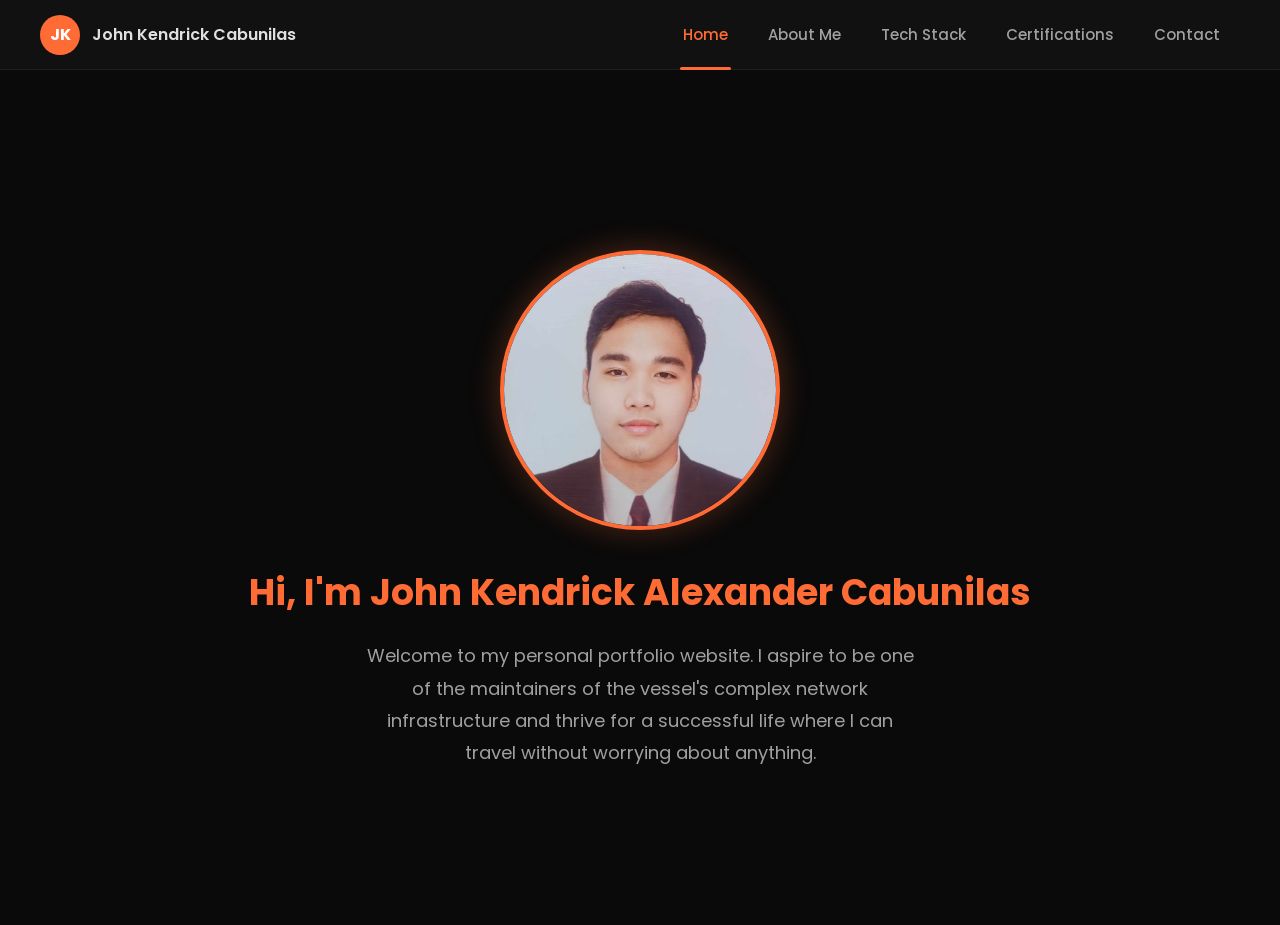
<file: index.html>
<!DOCTYPE html>
<html lang="en">
<head>
  <meta charset="UTF-8">
  <meta name="viewport" content="width=device-width, initial-scale=1.0">
  <title>Home | John Kendrick Alexander Cabunilas</title>
  
  <!-- Google Fonts -->
  <link href="https://fonts.googleapis.com/css2?family=Poppins:wght@400;500;600;700&display=swap" rel="stylesheet">
  
  <!-- Font Awesome -->
  <link rel="stylesheet" href="https://cdnjs.cloudflare.com/ajax/libs/font-awesome/6.4.0/css/all.min.css">
  
  <style>
    * {
      margin: 0;
      padding: 0;
      box-sizing: border-box;
    }

    body {
      font-family: 'Poppins', 'Segoe UI', Tahoma, Geneva, Verdana, sans-serif;
      background-color: #0a0a0a;
      color: #e0e0e0;
      min-height: 100vh;
    }

    /* TOP NAVIGATION */
    .top-nav {
      background-color: #111111;
      border-bottom: 1px solid #1f1f1f;
      padding: 0 40px;
      position: fixed;
      top: 0;
      left: 0;
      right: 0;
      z-index: 1000;
      height: 70px;
      display: flex;
      align-items: center;
      justify-content: space-between;
    }

    .nav-brand {
      display: flex;
      align-items: center;
      gap: 12px;
      text-decoration: none;
    }

    .brand-circle {
      width: 40px;
      height: 40px;
      border-radius: 50%;
      background-color: #ff6b35;
      display: flex;
      align-items: center;
      justify-content: center;
      font-size: 16px;
      font-weight: 700;
      color: #ffffff;
      flex-shrink: 0;
    }

    .brand-name {
      color: #e0e0e0;
      font-size: 16px;
      font-weight: 600;
      white-space: nowrap;
    }

    /* HAMBURGER - TRANSPARENT */
    .hamburger,
    .hamburger:focus,
    .hamburger:active {
      display: none;
      background: transparent !important;
      background-color: transparent !important;
      border: none !important;
      outline: none !important;
      box-shadow: none !important;
      color: #ff6b35 !important;
      font-size: 24px;
      cursor: pointer;
      padding: 10px;
      -webkit-appearance: none !important;
      appearance: none !important;
    }

    .hamburger i {
      background: transparent !important;
      color: #ff6b35 !important;
    }

    .nav-menu {
      list-style: none;
      display: flex;
      margin: 0;
      padding: 0;
    }

    .nav-menu a {
      display: block;
      color: #a0a0a0;
      text-decoration: none;
      padding: 24px 20px;
      font-size: 15px;
      font-weight: 500;
      transition: all 0.3s ease;
      position: relative;
    }

    .nav-menu a:hover {
      color: #ff6b35;
    }

    .nav-menu a.active {
      color: #ff6b35;
    }

    .nav-menu a.active::after {
      content: '';
      position: absolute;
      bottom: 0;
      left: 20%;
      width: 60%;
      height: 3px;
      background-color: #ff6b35;
      border-radius: 2px;
    }

    /* HERO SECTION */
    .hero {
      display: flex;
      flex-direction: column;
      align-items: center;
      justify-content: center;
      min-height: 100vh;
      padding-top: 70px;
      text-align: center;
    }

    .profile-circle {
      width: 280px;
      height: 280px;
      border-radius: 50%;
      border: 4px solid #ff6b35;
      overflow: hidden;
      margin-bottom: 35px;
      box-shadow: 0 0 30px rgba(255, 107, 53, 0.3);
      transition: transform 0.3s ease;
    }

    .profile-circle:hover {
      transform: scale(1.05);
    }

    .profile-circle img {
      width: 100%;
      height: 100%;
      object-fit: cover;
    }

    .hero-title {
      color: #ff6b35;
      font-size: 36px;
      font-weight: 700;
      margin-bottom: 20px;
    }

    .hero-desc {
      color: #a0a0a0;
      font-size: 18px;
      line-height: 1.8;
      max-width: 600px;
      padding: 0 20px;
    }

    /* MOBILE */
    @media (max-width: 768px) {
      .top-nav {
        height: 70px;
        padding: 0 20px;
      }

      .hamburger,
      .hamburger:focus,
      .hamburger:active {
        display: block;
        background: transparent !important;
        border: none !important;
        outline: none !important;
        box-shadow: none !important;
      }

      .nav-menu {
        display: none;
        position: absolute;
        top: 70px;
        left: 0;
        right: 0;
        background-color: #111111;
        border-bottom: 1px solid #1f1f1f;
        flex-direction: column;
        padding: 10px 0;
      }

      .nav-menu.active {
        display: flex;
      }

      .nav-menu li {
        width: 100%;
        text-align: center;
      }

      .nav-menu a {
        padding: 15px 20px;
        font-size: 16px;
      }

      .nav-menu a.active::after {
        left: 30%;
        width: 40%;
      }

      .brand-name {
        font-size: 14px;
      }

      .profile-circle {
        width: 200px;
        height: 200px;
      }

      .hero-title {
        font-size: 28px;
      }

      .hero-desc {
        font-size: 16px;
      }
    }

    @media (max-width: 320px) {
      .top-nav {
        padding: 0 15px;
      }

      .brand-name {
        display: none;
      }

      .nav-menu a {
        padding: 12px 15px;
        font-size: 15px;
      }

      .hero-title {
        font-size: 24px;
      }
    }
  </style>
</head>
<body>

<<nav class="top-nav">
  <a href="index.html" class="nav-brand">
    <div class="brand-circle">JK</div>
    <span class="brand-name">John Kendrick Cabunilas</span>
  </a>
  <button class="hamburger" onclick="toggleMenu()" aria-label="Menu">
    <i class="fas fa-bars"></i>
  </button>
  <ul class="nav-menu" id="navMenu">
    <li><a href="index.html">Home</a></li>
    <li><a href="about.html">About Me</a></li>
    <li><a href="techstack.html">Tech Stack</a></li>
    <li><a href="certifications.html">Certifications</a></li>
    <li><a href="contact.html">Contact</a></li>
  </ul>
</nav>

  <section class="hero">
    <div class="profile-circle">
      <img src="profile.jpg" alt="John Kendrick Cabunilas">
    </div>
    <h1 class="hero-title">Hi, I'm John Kendrick Alexander Cabunilas</h1>
    <p class="hero-desc">Welcome to my personal portfolio website. I aspire to be one of the maintainers of the vessel's complex network infrastructure and thrive for a successful life where I can travel without worrying about anything.</p>
  </section>

  <script>
    // Auto-highlight current page
    document.addEventListener('DOMContentLoaded', function() {
      const currentPage = window.location.pathname.split('/').pop() || 'index.html';
      const links = document.querySelectorAll('.nav-menu a');
      links.forEach(link => {
        link.classList.remove('active');
        const linkPage = link.getAttribute('href').split('/').pop();
        if (linkPage === currentPage || (currentPage === '' && linkPage === 'index.html')) {
          link.classList.add('active');
        }
      });
    });

    // Toggle hamburger menu
    function toggleMenu() {
      document.getElementById('navMenu').classList.toggle('active');
    }

    // Close menu when a link is clicked
    document.querySelectorAll('.nav-menu a').forEach(link => {
      link.addEventListener('click', () => {
        document.getElementById('navMenu').classList.remove('active');
      });
    });
  </script>
  
</body>
</html>
</file>
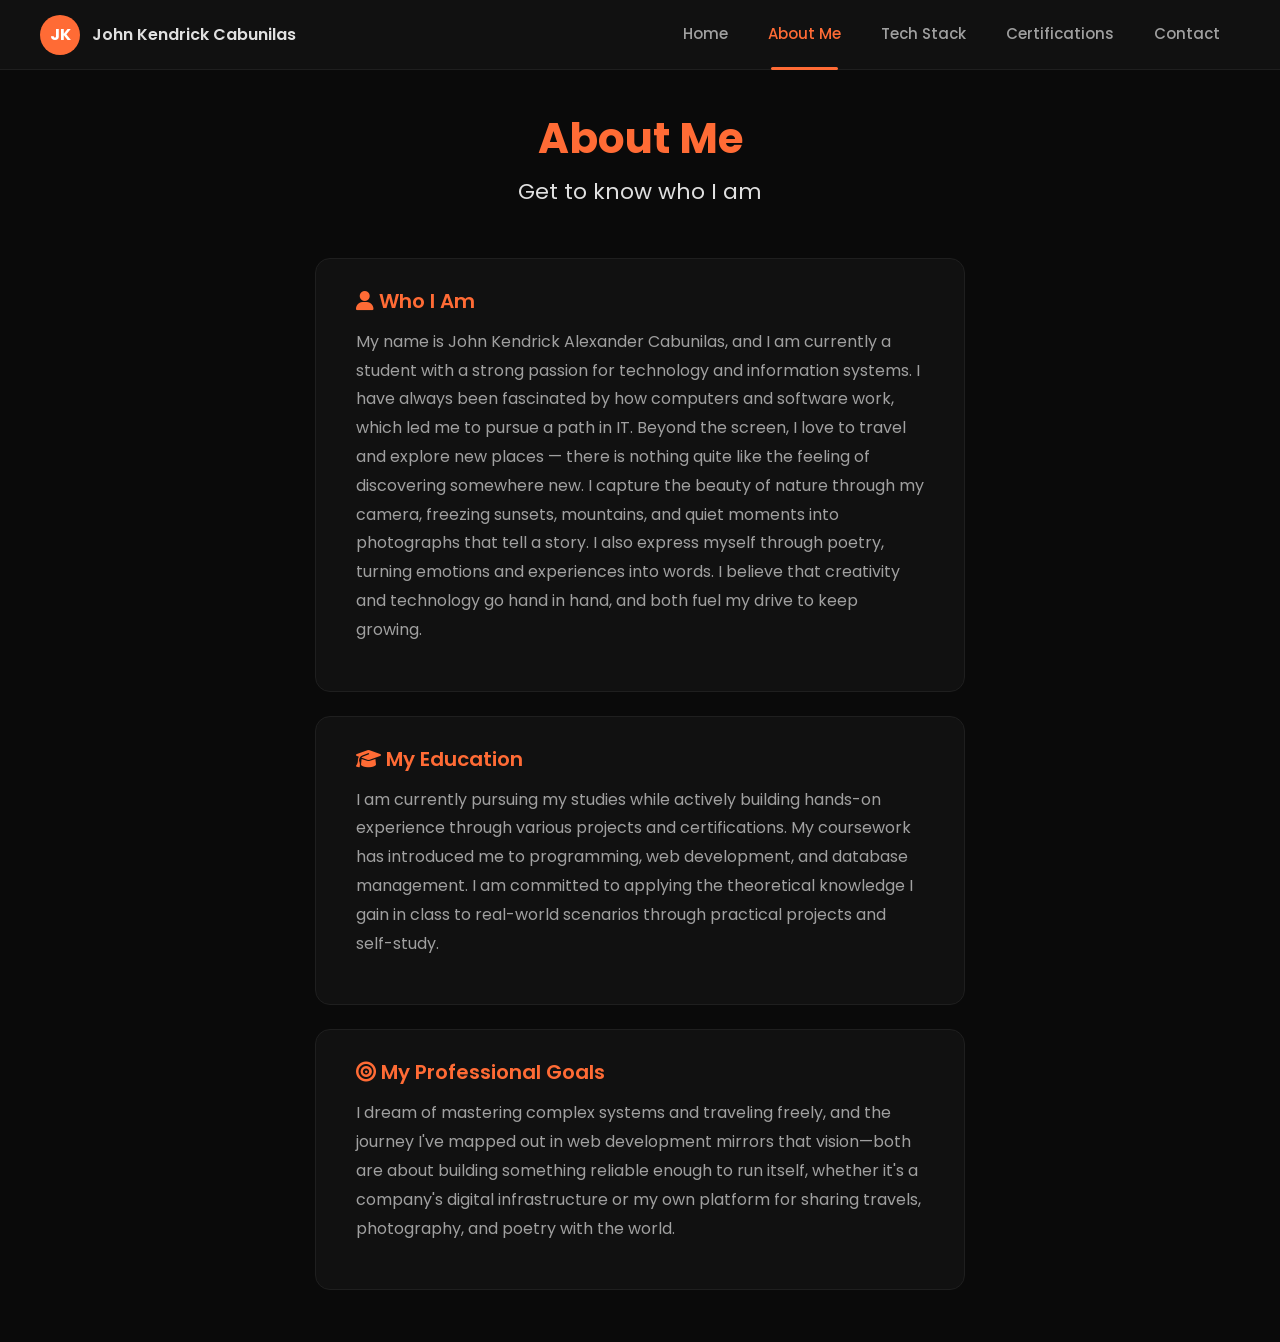
<file: about.html>
<!DOCTYPE html>
<html lang="en">
<head>
  <meta charset="UTF-8">
  <meta name="viewport" content="width=device-width, initial-scale=1.0">
  <title>About Me | John Kendrick Alexander Cabunilas</title>
  
  <!-- Google Fonts -->
  <link href="https://fonts.googleapis.com/css2?family=Poppins:wght@400;500;600;700&display=swap" rel="stylesheet">
  
  <!-- Bootstrap CSS -->
  <link href="https://cdn.jsdelivr.net/npm/bootstrap@5.3.2/dist/css/bootstrap.min.css" rel="stylesheet">
  
  <!-- External Stylesheet -->
  <link rel="stylesheet" href="css/style.css">
  
  <!-- Font Awesome -->
  <link rel="stylesheet" href="https://cdnjs.cloudflare.com/ajax/libs/font-awesome/6.4.0/css/all.min.css">
</head>
<body>

<<nav class="top-nav">
  <a href="index.html" class="nav-brand">
    <div class="brand-circle">JK</div>
    <span class="brand-name">John Kendrick Cabunilas</span>
  </a>
  <button class="hamburger" onclick="toggleMenu()" aria-label="Menu">
    <i class="fas fa-bars"></i>
  </button>
  <ul class="nav-menu" id="navMenu">
    <li><a href="index.html">Home</a></li>
    <li><a href="about.html">About Me</a></li>
    <li><a href="techstack.html">Tech Stack</a></li>
    <li><a href="certifications.html">Certifications</a></li>
    <li><a href="contact.html">Contact</a></li>
  </ul>
</nav>

  <div class="container-custom">
    <h1 class="page-title">About Me</h1>
    <h2 class="page-subtitle">Get to know who I am</h2>

    <div class="info-box">
      <h3><i class="fas fa-user"></i> Who I Am</h3>
      <p>My name is John Kendrick Alexander Cabunilas, and I am currently a student with a strong passion for technology and information systems. I have always been fascinated by how computers and software work, which led me to pursue a path in IT. Beyond the screen, I love to travel and explore new places — there is nothing quite like the feeling of discovering somewhere new. I capture the beauty of nature through my camera, freezing sunsets, mountains, and quiet moments into photographs that tell a story. I also express myself through poetry, turning emotions and experiences into words. I believe that creativity and technology go hand in hand, and both fuel my drive to keep growing.</p>
    </div>

    <div class="info-box">
      <h3><i class="fas fa-graduation-cap"></i> My Education</h3>
      <p>I am currently pursuing my studies while actively building hands-on experience through various projects and certifications. My coursework has introduced me to programming, web development, and database management. I am committed to applying the theoretical knowledge I gain in class to real-world scenarios through practical projects and self-study.</p>
    </div>

    <div class="info-box">
      <h3><i class="fas fa-bullseye"></i> My Professional Goals</h3>
      <p>I dream of mastering complex systems and traveling freely, and the journey I've mapped out in web development mirrors that vision—both are about building something reliable enough to run itself, whether it's a company's digital infrastructure or my own platform for sharing travels, photography, and poetry with the world.
      </p>
    </div>
  </div>

  <!-- Bootstrap JS -->
  <script src="https://cdn.jsdelivr.net/npm/bootstrap@5.3.2/dist/js/bootstrap.bundle.min.js"></script>

  <script>
    // Auto-highlight current page
    document.addEventListener('DOMContentLoaded', function() {
      const currentPage = window.location.pathname.split('/').pop() || 'index.html';
      const links = document.querySelectorAll('.nav-menu a');
      links.forEach(link => {
        link.classList.remove('active');
        const linkPage = link.getAttribute('href').split('/').pop();
        if (linkPage === currentPage || (currentPage === '' && linkPage === 'index.html')) {
          link.classList.add('active');
        }
      });
    });

    // Toggle hamburger menu
    function toggleMenu() {
      document.getElementById('navMenu').classList.toggle('active');
    }

    // Close menu when a link is clicked
    document.querySelectorAll('.nav-menu a').forEach(link => {
      link.addEventListener('click', () => {
        document.getElementById('navMenu').classList.remove('active');
      });
    });
  </script>
  
</body>
</html>
</file>
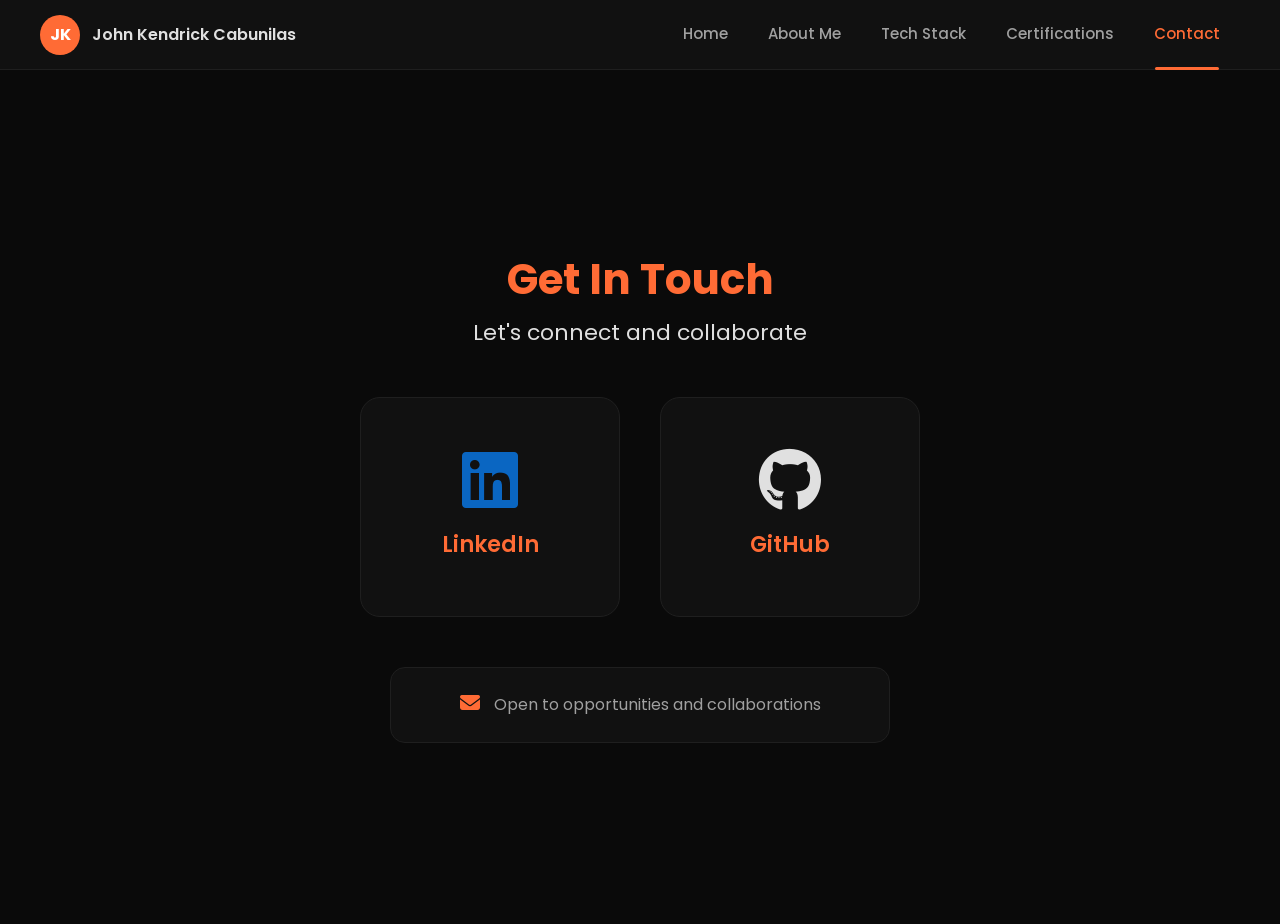
<file: contact.html>
<!DOCTYPE html>
<html lang="en">
<head>
  <meta charset="UTF-8">
  <meta name="viewport" content="width=device-width, initial-scale=1.0">
  <title>Contact | John Kendrick Alexander Cabunilas</title>
  
  <link href="https://fonts.googleapis.com/css2?family=Poppins:wght@400;500;600;700&display=swap" rel="stylesheet">
  <link href="https://cdn.jsdelivr.net/npm/bootstrap@5.3.2/dist/css/bootstrap.min.css" rel="stylesheet">
  <link rel="stylesheet" href="css/style.css">
  <link rel="stylesheet" href="https://cdnjs.cloudflare.com/ajax/libs/font-awesome/6.4.0/css/all.min.css">
</head>
<body>

<<nav class="top-nav">
  <a href="index.html" class="nav-brand">
    <div class="brand-circle">JK</div>
    <span class="brand-name">John Kendrick Cabunilas</span>
  </a>
  <button class="hamburger" onclick="toggleMenu()" aria-label="Menu">
    <i class="fas fa-bars"></i>
  </button>
  <ul class="nav-menu" id="navMenu">
    <li><a href="index.html">Home</a></li>
    <li><a href="about.html">About Me</a></li>
    <li><a href="techstack.html">Tech Stack</a></li>
    <li><a href="certifications.html">Certifications</a></li>
    <li><a href="contact.html">Contact</a></li>
  </ul>
</nav>

  <section class="contact-section">
    <h1 class="page-title">Get In Touch</h1>
    <h2 class="page-subtitle">Let's connect and collaborate</h2>

    <div class="social-container">
      <a href="https://www.linkedin.com/in/john-kendrick-58949b3a8" target="_blank" class="social-card linkedin">
        <i class="fab fa-linkedin"></i>
        <h3>LinkedIn</h3>
      </a>

      <a href="https://github.com/kndcalex" target="_blank" class="social-card github">
        <i class="fab fa-github"></i>
        <h3>GitHub</h3>
      </a>
    </div>

    <div class="email-box">
      <i class="fas fa-envelope"></i>
      <span>Open to opportunities and collaborations</span>
    </div>
  </section>

  <script src="https://cdn.jsdelivr.net/npm/bootstrap@5.3.2/dist/js/bootstrap.bundle.min.js"></script>

  <script>
    document.addEventListener('DOMContentLoaded', function() {
      const currentPage = window.location.pathname.split('/').pop() || 'index.html';
      const links = document.querySelectorAll('.nav-menu a');
      links.forEach(link => {
        link.classList.remove('active');
        const linkPage = link.getAttribute('href').split('/').pop();
        if (linkPage === currentPage || (currentPage === '' && linkPage === 'index.html')) {
          link.classList.add('active');
        }
      });
    });

    function toggleMenu() {
      document.getElementById('navMenu').classList.toggle('active');
    }

    document.querySelectorAll('.nav-menu a').forEach(link => {
      link.addEventListener('click', () => {
        document.getElementById('navMenu').classList.remove('active');
      });
    });
  </script>

</body>
</html>
</file>
<file: css/style.css>
/* CSS Variables */
:root {
  --color-bg: #0a0a0a;
  --color-card: #111111;
  --color-border: #1f1f1f;
  --color-text: #e0e0e0;
  --color-muted: #a0a0a0;
  --color-accent: #ff6b35;
  --color-accent-light: #ff8c5a;
  --color-success: #48bb78;
  --color-warning: #ed8936;
}

/* Reset */
* {
  margin: 0;
  padding: 0;
  box-sizing: border-box;
}

html, body {
  font-family: 'Poppins', 'Segoe UI', Tahoma, Geneva, Verdana, sans-serif;
  background-color: var(--color-bg) !important;
  color: var(--color-text) !important;
  min-height: 100vh;
}

/* ============================================
   TOP NAVIGATION
   ============================================ */
.top-nav {
  background-color: var(--color-card);
  border-bottom: 1px solid var(--color-border);
  padding: 0 40px;
  position: fixed;
  top: 0;
  left: 0;
  right: 0;
  z-index: 1000;
  height: 70px;
  display: flex;
  align-items: center;
  justify-content: space-between;
}

.nav-brand {
  display: flex;
  align-items: center;
  gap: 12px;
  text-decoration: none !important;
}

.brand-circle {
  width: 40px;
  height: 40px;
  border-radius: 50%;
  background-color: var(--color-accent);
  display: flex;
  align-items: center;
  justify-content: center;
  font-size: 16px;
  font-weight: 700;
  color: #ffffff;
  flex-shrink: 0;
}

.brand-name {
  color: var(--color-text) !important;
  font-size: 16px;
  font-weight: 600;
  white-space: nowrap;
}

/* ===== HAMBURGER - TRANSPARENT, NO WHITE BG ===== */
.hamburger,
.hamburger:focus,
.hamburger:active {
  display: none;
  background: transparent !important;
  background-color: transparent !important;
  border: none !important;
  outline: none !important;
  box-shadow: none !important;
  color: var(--color-accent) !important;
  font-size: 24px;
  cursor: pointer;
  padding: 10px;
  -webkit-appearance: none !important;
  appearance: none !important;
}

.hamburger i {
  background: transparent !important;
  color: var(--color-accent) !important;
}

/* Desktop nav menu */
.nav-menu {
  list-style: none !important;
  display: flex;
  margin: 0;
  padding: 0;
}

.nav-menu li {
  list-style: none !important;
}

.nav-menu a {
  display: block;
  color: var(--color-muted) !important;
  text-decoration: none !important;
  padding: 24px 20px;
  font-size: 15px;
  font-weight: 500;
  transition: all 0.3s ease;
  position: relative;
}

.nav-menu a:hover {
  color: var(--color-accent) !important;
}

.nav-menu a.active {
  color: var(--color-accent) !important;
}

.nav-menu a.active::after {
  content: '';
  position: absolute;
  bottom: 0;
  left: 20%;
  width: 60%;
  height: 3px;
  background-color: var(--color-accent);
  border-radius: 2px;
}

/* ============================================
   SHARED CONTAINERS & HEADINGS
   ============================================ */
.container-custom {
  display: flex;
  flex-direction: column;
  align-items: center;
  justify-content: center;
  min-height: 100vh;
  padding-top: 90px;
  padding-bottom: 40px;
  text-align: center;
}

.page-title {
  color: var(--color-accent);
  font-size: 42px;
  font-weight: 700;
  margin-bottom: 15px;
}

.page-subtitle {
  color: var(--color-text);
  font-size: 22px;
  font-weight: 400;
  margin-bottom: 40px;
}

/* ============================================
   HOME PAGE - HERO SECTION
   ============================================ */
.hero {
  display: flex;
  flex-direction: column;
  align-items: center;
  justify-content: center;
  min-height: 100vh;
  padding-top: 70px;
  text-align: center;
}

.profile-circle {
  width: 280px;
  height: 280px;
  border-radius: 50%;
  border: 4px solid var(--color-accent);
  overflow: hidden;
  margin-bottom: 35px;
  box-shadow: 0 0 30px rgba(255, 107, 53, 0.3);
  transition: transform 0.3s ease;
}

.profile-circle:hover {
  transform: scale(1.05);
}

.profile-circle img {
  width: 100%;
  height: 100%;
  object-fit: cover;
}

.hero-title {
  color: var(--color-accent);
  font-size: 36px;
  font-weight: 700;
  margin-bottom: 20px;
}

.hero-desc {
  color: var(--color-muted);
  font-size: 18px;
  line-height: 1.8;
  max-width: 600px;
  padding: 0 20px;
}

/* ============================================
   ABOUT PAGE - INFO BOXES
   ============================================ */
.info-box {
  background-color: var(--color-card);
  border: 1px solid var(--color-border);
  border-radius: 15px;
  padding: 30px 40px;
  margin: 12px 0;
  max-width: 650px;
  width: 90%;
  text-align: left;
  transition: all 0.3s ease;
}

.info-box:hover {
  border-color: var(--color-accent);
  transform: translateY(-3px);
}

.info-box h3 {
  color: var(--color-accent);
  font-size: 20px;
  margin-bottom: 15px;
  font-weight: 600;
}

.info-box p {
  color: var(--color-muted);
  font-size: 16px;
  line-height: 1.8;
}

/* ============================================
   TECH STACK PAGE
   ============================================ */
.tech-grid {
  display: grid;
  grid-template-columns: repeat(3, 1fr);
  gap: 20px;
  max-width: 700px;
  width: 90%;
}

.tech-card {
  background-color: var(--color-card);
  border: 1px solid var(--color-border);
  border-radius: 15px;
  padding: 35px 20px;
  text-align: center;
  transition: all 0.3s ease;
}

.tech-card:hover {
  border-color: var(--color-accent);
  transform: translateY(-5px);
  box-shadow: 0 5px 20px rgba(255, 107, 53, 0.1);
}

.tech-card i {
  font-size: 50px;
  margin-bottom: 12px;
  display: block;
}

.tech-card span {
  color: var(--color-text);
  font-size: 15px;
  font-weight: 600;
}

/* ============================================
   CERTIFICATIONS PAGE
   ============================================ */
.cert-box {
  background-color: var(--color-card);
  border: 1px solid var(--color-border);
  border-radius: 15px;
  padding: 25px 35px;
  margin: 12px 0;
  max-width: 600px;
  width: 90%;
  text-align: left;
  position: relative;
  overflow: hidden;
  transition: all 0.3s ease;
  cursor: pointer;
}

.cert-box:hover {
  border-color: var(--color-accent);
  transform: translateY(-3px);
}

.cert-box::before {
  content: '';
  position: absolute;
  top: 0;
  left: 0;
  width: 100%;
  height: 4px;
}

.cert-box.completed::before {
  background-color: var(--color-success);
}

.cert-box.ongoing::before {
  background-color: var(--color-warning);
}

.cert-box h3 {
  color: var(--color-text);
  font-size: 20px;
  margin-bottom: 10px;
  font-weight: 600;
}

.cert-box p {
  color: var(--color-muted);
  font-size: 15px;
  line-height: 1.6;
  margin-bottom: 15px;
}

.cert-image {
  width: 100%;
  height: 180px;
  object-fit: cover;
  border-radius: 10px;
  margin-bottom: 15px;
  border: 1px solid var(--color-border);
}

.badge {
  display: inline-block;
  padding: 5px 15px;
  border-radius: 20px;
  font-size: 13px;
  font-weight: 600;
}

.badge.completed {
  background-color: rgba(72, 187, 120, 0.2);
  color: var(--color-success);
}

.badge.ongoing {
  background-color: rgba(237, 137, 54, 0.2);
  color: var(--color-warning);
}

.verify-link {
  color: var(--color-accent);
  text-decoration: none;
  font-size: 14px;
  font-weight: 500;
  display: inline-flex;
  align-items: center;
  gap: 5px;
  margin-top: 10px;
  transition: color 0.3s;
}

.verify-link:hover {
  color: var(--color-accent-light);
  text-decoration: underline;
}

/* ============================================
   CONTACT PAGE
   ============================================ */
.contact-section {
  display: flex;
  flex-direction: column;
  align-items: center;
  justify-content: center;
  min-height: 100vh;
  padding-top: 90px;
  padding-bottom: 40px;
  text-align: center;
}

.contact-section .page-title {
  margin-bottom: 15px;
}

.contact-section .page-subtitle {
  margin-bottom: 50px;
}

.social-container {
  display: flex;
  flex-wrap: wrap;
  justify-content: center;
  gap: 40px;
  max-width: 800px;
  width: 90%;
}

.social-card {
  background-color: var(--color-card);
  border: 1px solid var(--color-border);
  border-radius: 20px;
  padding: 50px 60px;
  text-align: center;
  text-decoration: none;
  color: var(--color-text);
  transition: all 0.35s ease;
  min-width: 260px;
}

.social-card:hover {
  border-color: var(--color-accent);
  transform: translateY(-8px);
  box-shadow: 0 10px 40px rgba(255, 107, 53, 0.15);
}

.social-card i {
  font-size: 64px;
  margin-bottom: 20px;
  display: block;
  transition: color 0.3s ease;
}

.social-card.linkedin i {
  color: #0a66c2;
}

.social-card.github i {
  color: var(--color-text);
}

.social-card:hover i {
  color: var(--color-accent);
}

.social-card h3 {
  font-size: 22px;
  font-weight: 600;
  margin-bottom: 8px;
  color: var(--color-accent);
}

.social-card p {
  font-size: 14px;
  color: var(--color-muted);
  word-break: break-all;
}

.email-box {
  margin-top: 50px;
  background-color: var(--color-card);
  border: 1px solid var(--color-border);
  border-radius: 15px;
  padding: 25px 40px;
  max-width: 500px;
  width: 90%;
  transition: all 0.3s ease;
}

.email-box:hover {
  border-color: var(--color-accent);
}

.email-box i {
  color: var(--color-accent);
  font-size: 20px;
  margin-right: 10px;
}

.email-box span {
  color: var(--color-muted);
  font-size: 16px;
}

/* ============================================
   TABLET (321px - 768px)
   ============================================ */
@media (max-width: 768px) {
  .top-nav {
    height: 70px;
    padding: 0 20px;
  }

  .hamburger,
  .hamburger:focus,
  .hamburger:active {
    display: block;
    background: transparent !important;
    border: none !important;
    outline: none !important;
    box-shadow: none !important;
  }

  .nav-menu {
    display: none;
    position: absolute;
    top: 70px;
    left: 0;
    right: 0;
    background-color: var(--color-card);
    border-bottom: 1px solid var(--color-border);
    flex-direction: column;
    padding: 10px 0;
  }

  .nav-menu.active {
    display: flex;
  }

  .nav-menu li {
    width: 100%;
    text-align: center;
  }

  .nav-menu a {
    padding: 15px 20px;
    font-size: 16px;
  }

  .nav-menu a.active::after {
    left: 30%;
    width: 40%;
  }

  .brand-name {
    font-size: 14px;
  }

  .page-title {
    font-size: 32px;
  }

  .profile-circle {
    width: 200px;
    height: 200px;
  }

  .hero-title {
    font-size: 28px;
  }

  .hero-desc {
    font-size: 16px;
  }

  .info-box {
    padding: 20px 25px;
  }

  .tech-grid {
    grid-template-columns: repeat(2, 1fr);
  }

  .tech-card i {
    font-size: 40px;
  }

  .cert-image {
    height: 140px;
  }

  .social-card {
    padding: 35px 40px;
    min-width: 220px;
  }

  .social-card i {
    font-size: 50px;
  }

  .social-container {
    gap: 25px;
  }
}

/* ============================================
   MOBILE (320px and below)
   ============================================ */
@media (max-width: 320px) {
  .top-nav {
    padding: 0 15px;
  }

  .brand-name {
    display: none;
  }

  .nav-menu a {
    padding: 12px 15px;
    font-size: 15px;
  }

  .page-title {
    font-size: 26px;
  }

  .hero-title {
    font-size: 24px;
  }

  .tech-grid {
    grid-template-columns: 1fr;
  }

  .social-card {
    padding: 30px 25px;
    min-width: 100%;
  }
}

/* ============================================
   CERTIFICATIONS - BADGE ROW LAYOUT
   ============================================ */
.cert-row {
  display: flex;
  flex-wrap: wrap;
  justify-content: center;
  align-items: flex-start;
  gap: 50px;
  max-width: 1200px;
  width: 90%;
  margin: 50px auto 0;
}

.cert-item {
  display: flex;
  flex-direction: column;
  align-items: center;
  cursor: pointer;
  transition: transform 0.3s ease;
}

.cert-item:hover {
  transform: translateY(-5px);
}

.cert-badge-img {
  width: 160px;
  height: 160px;
  display: flex;
  align-items: center;
  justify-content: center;
  margin-bottom: 15px;
  background: transparent;
}

.cert-badge-img img {
  width: 100%;
  height: 100%;
  object-fit: contain;
  border-radius: 8px;
}

.cert-name {
  color: var(--color-accent);
  font-size: 16px;
  font-weight: 500;
  text-align: center;
  margin: 0;
}

/* ============================================
   CERTIFICATION MODAL - FULL SCREEN IMAGE
   ============================================ */
.cert-modal {
  display: none;
  position: fixed;
  top: 0;
  left: 0;
  width: 100%;
  height: 100%;
  background: rgba(0, 0, 0, 0.9);
  z-index: 2000;
  align-items: center;
  justify-content: center;
  padding: 20px;
}

.cert-modal.active {
  display: flex;
}

.cert-modal-content {
  background: #ffffff;
  border-radius: 12px;
  max-width: 1000px;
  width: 100%;
  max-height: 90vh;
  overflow: hidden;
  position: relative;
  animation: modalSlideIn 0.3s ease;
}

@keyframes modalSlideIn {
  from {
    opacity: 0;
    transform: scale(0.9);
  }
  to {
    opacity: 1;
    transform: scale(1);
  }
}

.cert-modal-close {
  position: absolute;
  top: 15px;
  right: 15px;
  background: rgba(0, 0, 0, 0.7);
  border: none;
  font-size: 20px;
  color: #ffffff;
  cursor: pointer;
  z-index: 10;
  width: 40px;
  height: 40px;
  display: flex;
  align-items: center;
  justify-content: center;
  border-radius: 50%;
  transition: background 0.3s ease;
}

.cert-modal-close:hover {
  background: rgba(0, 0, 0, 0.9);
}

.cert-modal-body {
  padding: 0;
  overflow-y: auto;
  max-height: 90vh;
}

.credly-screenshot {
  width: 100%;
  height: auto;
  display: block;
}

/* Tablet */
@media (max-width: 768px) {
  .cert-row {
    gap: 35px;
  }
  
  .cert-badge-img {
    width: 130px;
    height: 130px;
  }
  
  .cert-name {
    font-size: 14px;
  }
  
  .cert-modal-content {
    max-width: 95%;
  }
}

/* Mobile */
@media (max-width: 480px) {
  .cert-row {
    gap: 30px;
  }
  
  .cert-badge-img {
    width: 110px;
    height: 110px;
  }
}/* ========== CERTIFICATION GRID ========== */
.cert-row {
  display: flex;
  flex-wrap: wrap;
  justify-content: center;
  gap: 50px;
  margin-top: 50px;
  padding: 0 20px;
}

.cert-item {
  text-align: center;
  cursor: pointer;
  transition: transform 0.3s ease;
  width: 160px;
}

.cert-item:hover {
  transform: translateY(-10px);
}

.cert-badge-img {
  width: 150px;
  height: 150px;
  margin: 0 auto;
  display: flex;
  align-items: center;
  justify-content: center;
  background: #1a1a1a;
  border-radius: 16px;
  padding: 15px;
  border: 1px solid #2a2a2a;
  transition: all 0.3s ease;
}

.cert-item:hover .cert-badge-img {
  border-color: #ff6b35;
  box-shadow: 0 8px 30px rgba(255, 107, 53, 0.25);
}

.cert-badge-img img {
  max-width: 100%;
  max-height: 100%;
  border-radius: 8px;
  transition: transform 0.3s ease;
}

.cert-item:hover .cert-badge-img img {
  transform: scale(1.05);
}

.cert-name {
  display: block;
  margin-top: 15px;
  font-size: 15px;
  font-weight: 600;
  color: #e0e0e0;
  text-decoration: none;
  transition: color 0.3s ease;
}

.cert-name:hover {
  color: #ff6b35;
}

/* ========== CERTIFICATION MODAL ========== */
.cert-modal {
  display: none;
  position: fixed;
  z-index: 2000;
  left: 0;
  top: 0;
  width: 100%;
  height: 100%;
  background-color: rgba(10, 10, 10, 0.92);
  backdrop-filter: blur(10px);
  align-items: center;
  justify-content: center;
  padding: 40px 20px;
}

.cert-modal.active {
  display: flex;
}

.cert-modal-content {
  position: relative;
  max-width: 1000px;
  width: 100%;
  max-height: 90vh;
  display: flex;
  flex-direction: column;
  align-items: center;
}

.cert-modal-close {
  position: absolute;
  top: -50px;
  right: 0;
  background: none;
  border: none;
  color: #ff6b35;
  font-size: 32px;
  cursor: pointer;
  transition: color 0.3s ease, transform 0.3s ease;
  z-index: 10;
  padding: 5px;
  width: 44px;
  height: 44px;
  display: flex;
  align-items: center;
  justify-content: center;
}

.cert-modal-close:hover {
  color: #ffffff;
  transform: rotate(90deg);
}

.cert-modal-body {
  width: 100%;
  display: flex;
  justify-content: center;
  align-items: center;
}

.credly-screenshot {
  max-width: 100%;
  max-height: 82vh;
  border-radius: 10px;
  box-shadow: 0 20px 60px rgba(0, 0, 0, 0.7);
  object-fit: contain;
  border: 1px solid #2a2a2a;
}

/* Modal Mobile */
@media (max-width: 768px) {
  .cert-row {
    gap: 30px;
  }
  
  .cert-item {
    width: 130px;
  }
  
  .cert-badge-img {
    width: 120px;
    height: 120px;
  }
  
  .cert-modal-close {
    top: -40px;
    right: 10px;
    font-size: 26px;
  }
  
  .credly-screenshot {
    max-height: 70vh;
  }
}
</file>
